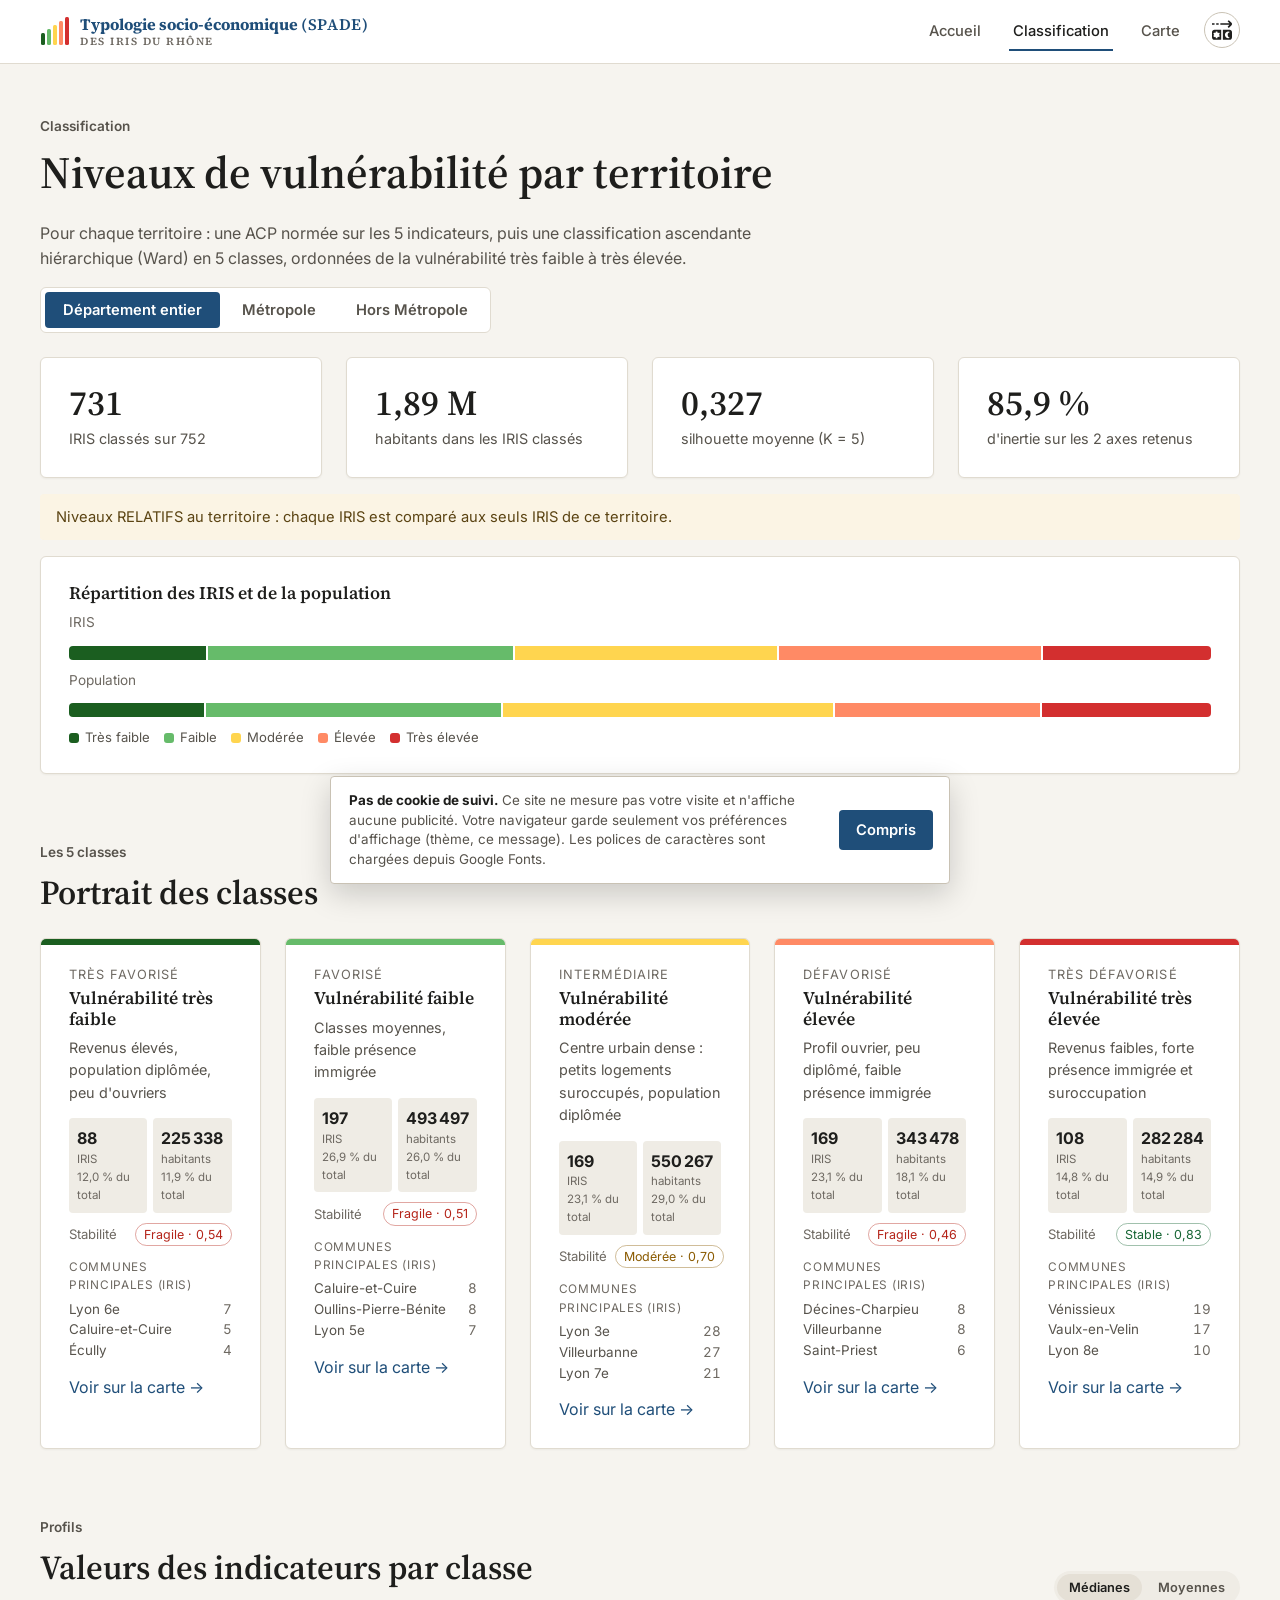
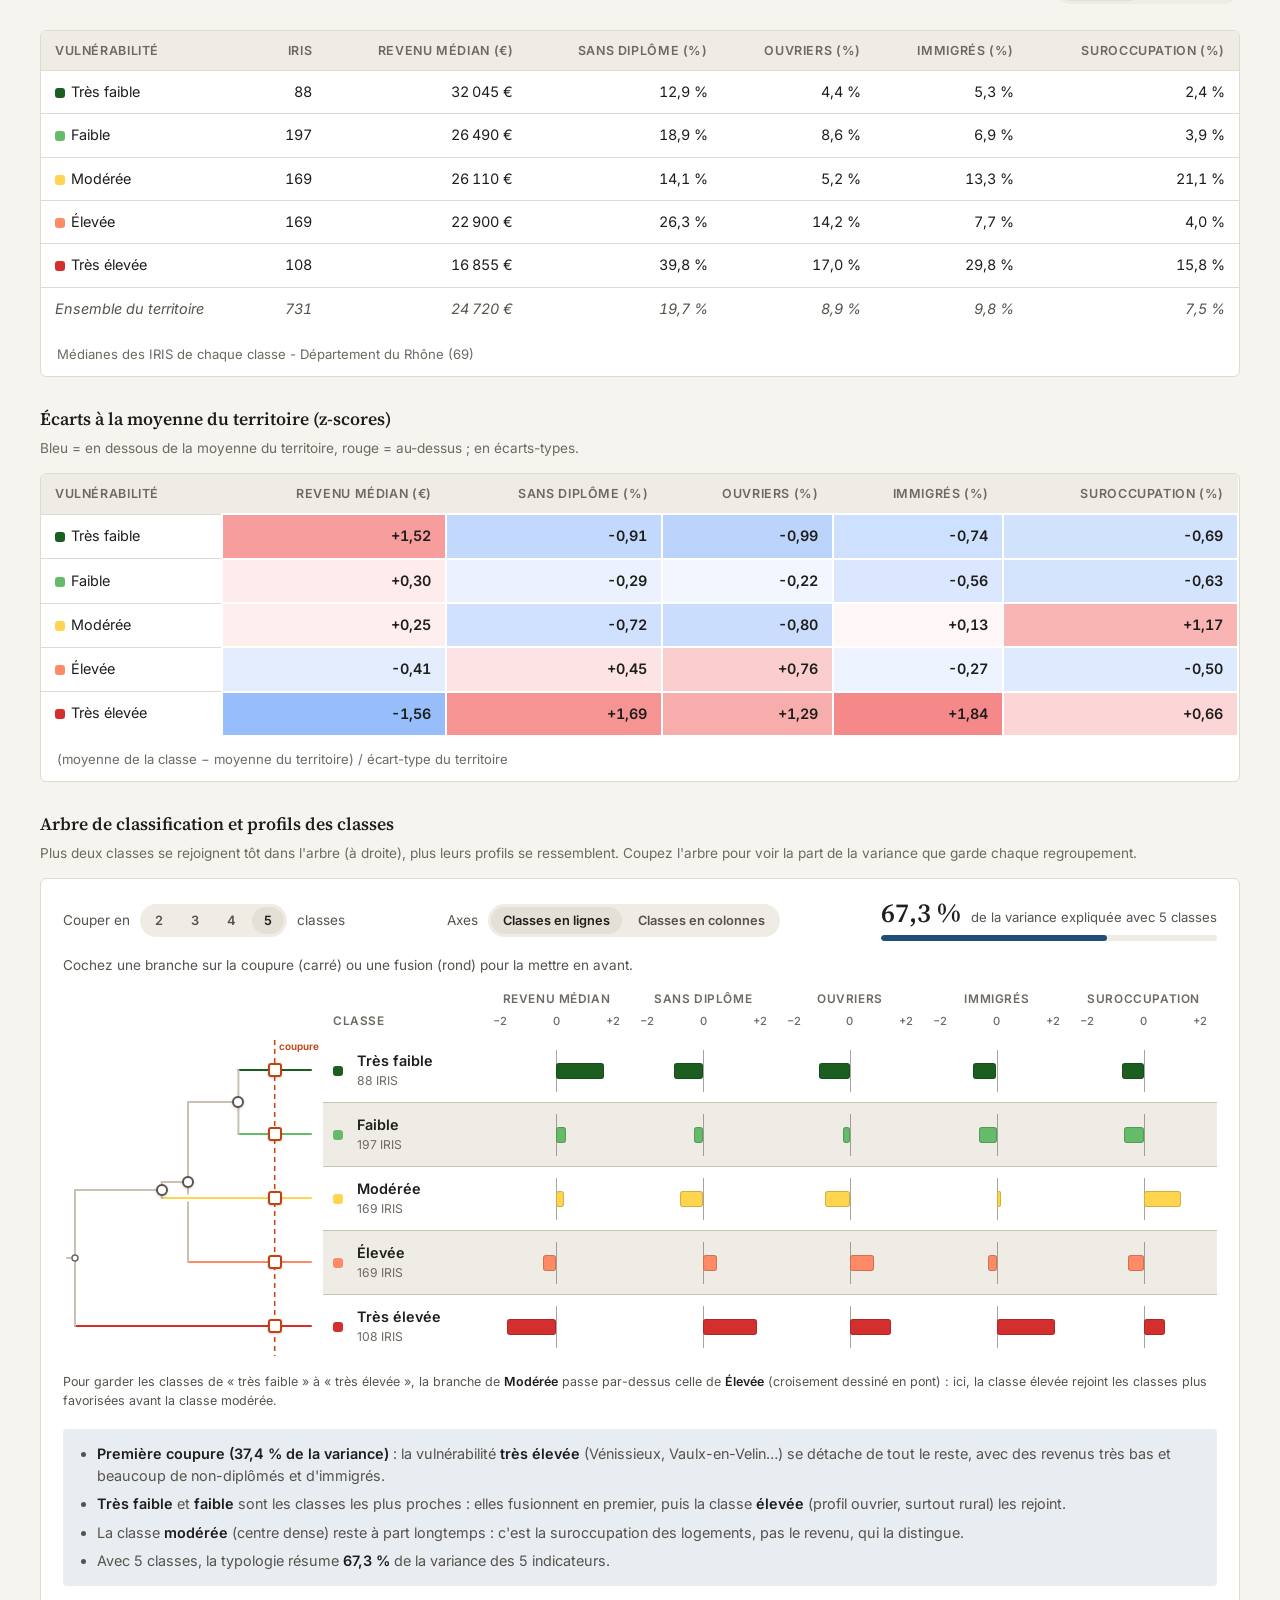
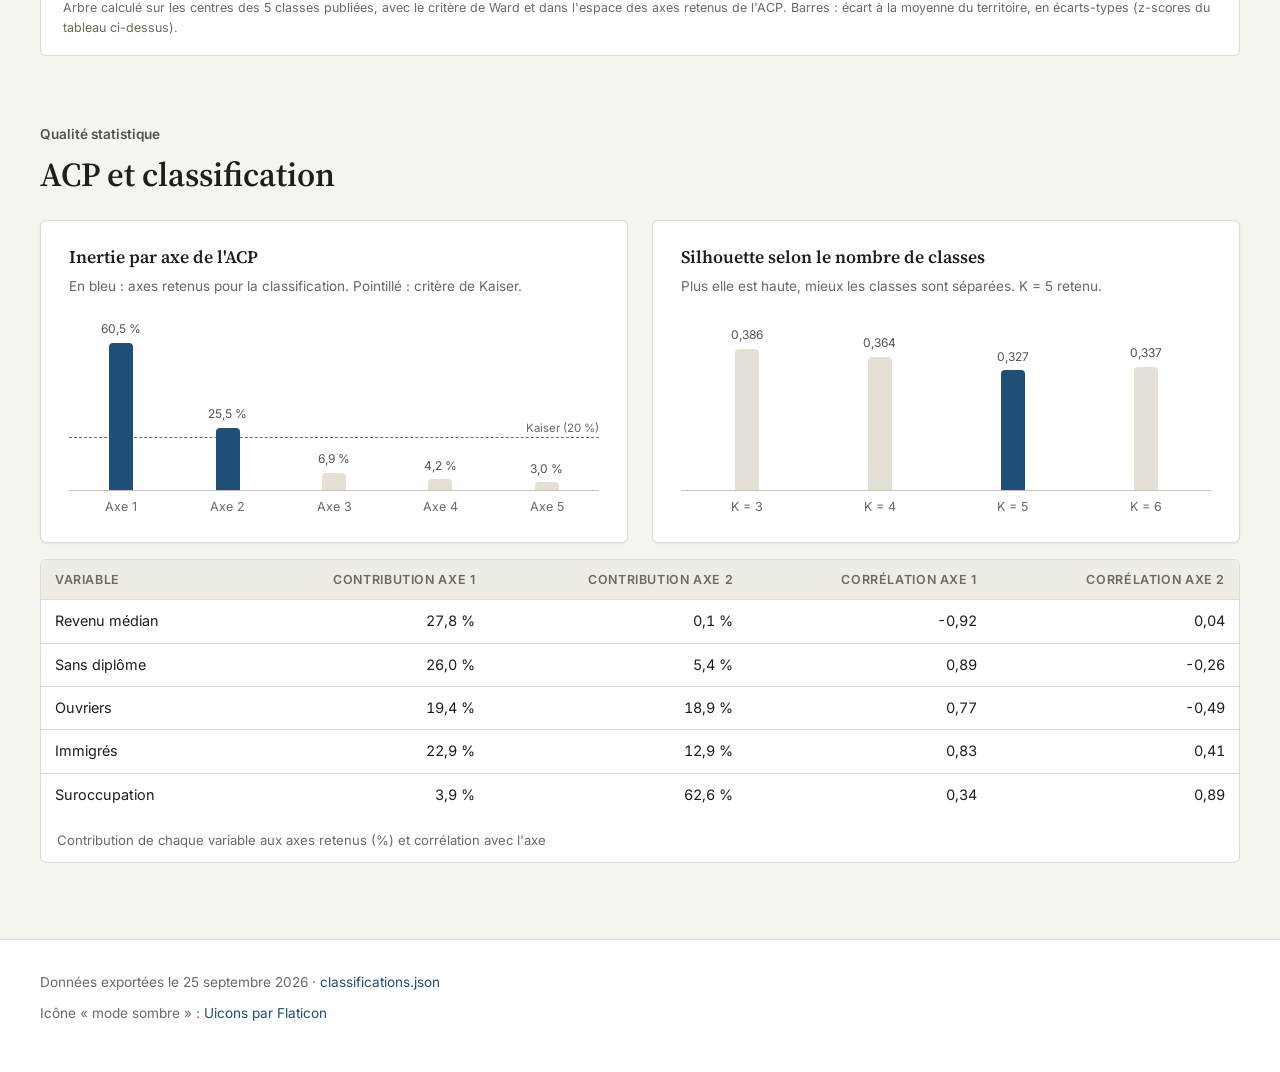
<file: classification.html>
<!DOCTYPE html>
<html lang="fr">
<head>
  <meta charset="UTF-8">
  <meta name="viewport" content="width=device-width, initial-scale=1">
  <link rel="icon" href="favicon.svg" type="image/svg+xml">
  <link rel="icon" href="favicon.ico" sizes="any">
  <link rel="apple-touch-icon" href="image/apple-touch-icon.png">
  <title>Classification - Typologie socio-économique des IRIS du Rhône</title>
  <meta name="description" content="Méthode et résultats de la classification (ACP + CAH) des IRIS du Rhône selon leur vulnérabilité socio-économique : profils des classes et indicateurs.">
  <link rel="canonical" href="https://vulnerabilite-rhone.erwangeo.com/classification.html">
  <meta property="og:type" content="website">
  <meta property="og:locale" content="fr_FR">
  <meta property="og:title" content="Classification - Typologie socio-économique des IRIS du Rhône">
  <meta property="og:description" content="Méthode et résultats de la classification (ACP + CAH) des IRIS du Rhône selon leur vulnérabilité socio-économique : profils des classes et indicateurs.">
  <meta property="og:url" content="https://vulnerabilite-rhone.erwangeo.com/classification.html">
  <meta property="og:image" content="https://vulnerabilite-rhone.erwangeo.com/image/fond_heros_lyon.jpg">
  <link rel="preconnect" href="https://fonts.googleapis.com">
  <link rel="preconnect" href="https://fonts.gstatic.com" crossorigin>
  <link href="https://fonts.googleapis.com/css2?family=Inter:wght@400;500;600;700&family=Plus+Jakarta+Sans:wght@600;700;800&family=Source+Serif+4:opsz,wght@8..60,400;8..60,600;8..60,700&display=swap" rel="stylesheet">
  <script>
    // Thème : choix mémorisé, sinon réglage de l'ordinateur ; posé avant le CSS pour éviter un flash
    (function () {
      var t = null;
      try { t = localStorage.getItem("theme"); } catch (e) {}
      if (t !== "clair" && t !== "sombre") t = window.matchMedia("(prefers-color-scheme: dark)").matches ? "sombre" : "clair";
      document.documentElement.setAttribute("data-theme", t);
    })();
  </script>
  <link rel="stylesheet" href="css/style.css">
  <link rel="stylesheet" href="css/clair.css">
</head>
<body data-page="classification" class="theme-clair">

  <header class="entete">
    <div class="conteneur">
      <a class="logo" href="index.html" aria-label="Accueil">
        <svg width="30" height="30" viewBox="0 0 30 30" aria-hidden="true">
          <rect x="1"  y="17" width="4" height="12" rx="1.5" fill="#1B5E20"/>
          <rect x="7"  y="13" width="4" height="16" rx="1.5" fill="#66BB6A"/>
          <rect x="13" y="9"  width="4" height="20" rx="1.5" fill="#FFD54F"/>
          <rect x="19" y="5"  width="4" height="24" rx="1.5" fill="#FF8A65"/>
          <rect x="25" y="1"  width="4" height="28" rx="1.5" fill="#D32F2F"/>
        </svg>
        <span>Typologie socio-économique <span class="logo-projet" title="Nom du projet">(SPADE)</span><small>des IRIS du Rhône</small></span>
      </a>
      <nav class="nav" aria-label="Navigation principale">
        <a href="index.html" data-page="accueil">Accueil</a>
        <a href="classification.html" data-page="classification">Classification</a>
        <a href="carte.html" data-page="carte">Carte</a>
      </nav>
    </div>
  </header>

  <main>
    <section class="bloc" style="padding-bottom: 24px;">
      <div class="conteneur">
        <div class="surtitre">Classification</div>
        <h1 style="font-size: clamp(1.9rem, 4vw, 2.8rem);">Niveaux de vulnérabilité par territoire</h1>
        <p class="discret" style="max-width: 760px;">
          Pour chaque territoire : une ACP normée sur les 5 indicateurs, puis une classification
          ascendante hiérarchique (Ward) en 5 classes, ordonnées de la vulnérabilité très faible
          à très élevée.
        </p>
        <div class="onglets" role="tablist" id="onglets" aria-label="Territoire"></div>
      </div>
    </section>

    <!-- Synthèse -->
    <section class="bloc" style="padding-top: 0;">
      <div class="conteneur">
        <div class="grille g4" id="kpi"></div>
        <p class="avertissement" id="avertissement" style="margin-top: 16px;"></p>

        <div class="carte-info" style="margin-top: 16px;">
          <h3>Répartition des IRIS et de la population</h3>
          <p class="tres-discret" style="margin:0">IRIS</p>
          <div id="barre-iris"></div>
          <p class="tres-discret" style="margin:8px 0 0">Population</p>
          <div id="barre-pop"></div>
          <div id="legende-rep"></div>
        </div>
      </div>
    </section>

    <!-- Classes -->
    <section class="bloc" style="padding-top: 16px;">
      <div class="conteneur">
        <header>
          <div class="surtitre">Les 5 classes</div>
          <h2>Portrait des classes</h2>
        </header>
        <div class="grille g5" id="classes"></div>
      </div>
    </section>

    <!-- Profils -->
    <section class="bloc" style="padding-top: 16px;">
      <div class="conteneur">
        <header style="display:flex; align-items:end; justify-content:space-between; gap:16px; flex-wrap:wrap;">
          <div>
            <div class="surtitre">Profils</div>
            <h2>Valeurs des indicateurs par classe</h2>
          </div>
          <div class="commutateur" id="commutateur-stat" role="group" aria-label="Statistique">
            <button type="button" data-stat="medianes" aria-pressed="true">Médianes</button>
            <button type="button" data-stat="moyennes" aria-pressed="false">Moyennes</button>
          </div>
        </header>
        <div class="tableau-conteneur"><table class="donnees" id="table-profils"></table></div>

        <h3 style="margin-top: 32px;">Écarts à la moyenne du territoire (z-scores)</h3>
        <p class="tres-discret">Bleu = en dessous de la moyenne du territoire, rouge = au-dessus ; en écarts-types.</p>
        <div class="tableau-conteneur"><table class="donnees" id="table-z"></table></div>

        <!-- Arbre de Ward des 5 classes + profil de chaque classe (données : data/arbres.json) -->
        <div id="bloc-arbre" hidden>
          <h3 style="margin-top: 32px;">Arbre de classification et profils des classes</h3>
          <p class="tres-discret">Plus deux classes se rejoignent tôt dans l'arbre (<span id="arbre-sens-texte">à droite</span>), plus leurs profils se ressemblent.
            Coupez l'arbre pour voir la part de la variance que garde chaque regroupement.</p>
          <div class="arbre-carte">
            <div class="arbre-barre">
              <div>
                <span class="arbre-etiquette">Couper en</span>
                <div class="commutateur" id="arbre-k" role="group" aria-label="Nombre de classes">
                  <button type="button" data-k="2" aria-pressed="false">2</button>
                  <button type="button" data-k="3" aria-pressed="false">3</button>
                  <button type="button" data-k="4" aria-pressed="false">4</button>
                  <button type="button" data-k="5" aria-pressed="true">5</button>
                </div>
                <span class="arbre-etiquette">classes</span>
              </div>
              <div>
                <span class="arbre-etiquette">Axes</span>
                <div class="commutateur" id="arbre-sens" role="group" aria-label="Orientation de l'arbre">
                  <button type="button" data-sens="horizontal" aria-pressed="true">Classes en lignes</button>
                  <button type="button" data-sens="vertical" aria-pressed="false">Classes en colonnes</button>
                </div>
              </div>
              <div class="arbre-variance" id="arbre-variance"></div>
            </div>
            <!-- Cases « Mettre en avant » : une par regroupement sous la coupure ; les autres classes s'estompent -->
            <div class="arbre-focus" id="arbre-focus" role="group" aria-label="Mettre en avant un regroupement"></div>
            <div class="arbre-defilement">
              <div class="arbre-grille" id="arbre-grille"></div>
            </div>
            <p class="arbre-note arbre-ordre" id="arbre-ordre" hidden></p>
            <div class="arbre-lecture" id="arbre-lecture"></div>
            <p class="arbre-note">Arbre calculé sur les centres des 5 classes publiées, avec le critère de Ward et dans l'espace
              des axes retenus de l'ACP. Barres : écart à la moyenne du territoire, en écarts-types (z-scores du tableau ci-dessus).</p>
          </div>
        </div>
      </div>
    </section>

    <!-- Croisement -->
    <section class="bloc" style="padding-top: 16px;" id="bloc-croisement">
      <div class="conteneur">
        <header>
          <div class="surtitre">Changement d'échelle</div>
          <h2>Même IRIS, deux classifications</h2>
          <p id="croisement-intro"></p>
        </header>
        <div class="tableau-conteneur"><table class="donnees" id="table-croisement"></table></div>
      </div>
    </section>

    <!-- Qualité statistique -->
    <section class="bloc" style="padding-top: 16px;">
      <div class="conteneur">
        <header>
          <div class="surtitre">Qualité statistique</div>
          <h2>ACP et classification</h2>
        </header>
        <div class="grille g3">
          <div class="carte-info">
            <h3>Inertie par axe de l'ACP</h3>
            <p class="tres-discret">En bleu : axes retenus pour la classification. Pointillé : critère de Kaiser.</p>
            <div id="histo-acp"></div>
          </div>
          <div class="carte-info">
            <h3>Silhouette selon le nombre de classes</h3>
            <p class="tres-discret">Plus elle est haute, mieux les classes sont séparées. K = 5 retenu.</p>
            <div id="histo-k"></div>
          </div>
        </div>
        <div class="tableau-conteneur" style="margin-top: 16px;"><table class="donnees" id="table-acp"></table></div>
      </div>
    </section>
  </main>

  <footer class="pied">
    <div class="conteneur">
      <div>Données exportées le <span data-date-export>–</span> · <a href="data/classifications.json">classifications.json</a></div>
      <div>Icône « mode sombre » : <a href="https://www.flaticon.com/uicons" rel="noopener">Uicons par Flaticon</a></div>
    </div>
  </footer>

  <script src="js/commun.js"></script>
  <script src="js/classification.js"></script>
</body>
</html>
</file>
<file: css/style.css>
/* =============================================================================
   Observatoire de la vulnérabilité socio-économique - Rhône (69)
   Feuille de style commune aux 3 pages (accueil, classification, carte).
   Pour changer l'apparence : modifier d'abord les variables ci-dessous.
   ============================================================================= */

:root {
  /* Surfaces (du plus sombre au plus clair) */
  --fond:        #0A0F1C;
  --surface:     #0F1729;
  --surface-2:   #152038;
  --surface-3:   #1C2A47;
  --bordure:     rgba(148, 163, 184, 0.16);
  --bordure-2:   rgba(148, 163, 184, 0.28);

  /* Texte */
  --texte:       #E6EAF2;
  --texte-2:     #A3AFC2;
  --texte-3:     #6F7D95;

  /* Accent */
  --accent:      #3B82F6;
  --accent-fort: #2563EB;
  --accent-doux: rgba(59, 130, 246, 0.14);
  --alerte:      #F59E0B;

  /* Divergent (z-scores) : bleu = sous la moyenne, rouge = au-dessus */
  --div-bas:     59, 130, 246;
  --div-haut:    239, 68, 68;

  /* Typographie */
  --police:        "Inter", system-ui, -apple-system, "Segoe UI", Roboto, sans-serif;
  --police-titres: "Plus Jakarta Sans", "Inter", system-ui, sans-serif;

  --rayon:    14px;
  --rayon-s:  8px;
  --largeur:  1180px;
  --hauteur-entete: 64px;
}

* { box-sizing: border-box; }
html { scroll-behavior: smooth; }
body {
  margin: 0;
  background: var(--fond);
  color: var(--texte);
  font-family: var(--police);
  font-size: 15px;
  line-height: 1.55;
  -webkit-font-smoothing: antialiased;
}
a { color: var(--accent); text-decoration: none; }
a:hover { text-decoration: underline; }
h1, h2, h3, h4 { font-family: var(--police-titres); line-height: 1.15; margin: 0 0 .5em; letter-spacing: -0.01em; }
h2 { font-size: clamp(1.5rem, 2.6vw, 2rem); }
h3 { font-size: 1.1rem; }
p  { margin: 0 0 1em; }
.num { font-variant-numeric: tabular-nums; }
.conteneur { width: min(var(--largeur), 100% - 32px); margin-inline: auto; }
.discret { color: var(--texte-2); }
.tres-discret { color: var(--texte-3); font-size: .85rem; }

/* ---------- En-tête / navigation ---------- */
.entete {
  position: sticky; top: 0; z-index: 1000;
  height: var(--hauteur-entete);
  background: rgba(10, 15, 28, 0.97);
  border-bottom: 1px solid var(--bordure);
}
.entete .conteneur { height: 100%; display: flex; align-items: center; gap: 28px; }
.logo { display: flex; align-items: center; gap: 10px; color: var(--texte); font-weight: 700; }
.logo:hover { text-decoration: none; }
.logo svg { flex: none; }
.logo small { display: block; font-size: .68rem; letter-spacing: .14em; color: var(--accent); font-weight: 600; text-transform: uppercase; }
.logo span { font-family: var(--police-titres); line-height: 1.1; }
.nav { display: flex; gap: 6px; margin-left: auto; }
.nav a {
  color: var(--texte-2); padding: 8px 14px; border-radius: 999px; font-weight: 500; font-size: .92rem;
}
.nav a:hover { color: var(--texte); background: var(--surface-2); text-decoration: none; }
.nav a.actif { color: #fff; background: var(--accent-fort); }

/* ---------- Boutons ---------- */
.bouton {
  display: inline-flex; align-items: center; gap: 8px;
  padding: 11px 20px; border-radius: 999px; border: 1px solid transparent;
  font: 600 .95rem var(--police); cursor: pointer; color: #fff; background: var(--accent-fort);
  transition: background .15s, border-color .15s;
}
.bouton:hover { background: var(--accent); text-decoration: none; }
.bouton.secondaire { background: transparent; border-color: var(--bordure-2); color: var(--texte); }
.bouton.secondaire:hover { background: var(--surface-2); }

/* ---------- Recherche ---------- */
.recherche { position: relative; text-align: left; }
.recherche .champ {
  display: flex; align-items: center; gap: 10px;
  background: var(--surface); border: 1px solid var(--bordure-2); border-radius: 999px;
  padding: 6px 6px 6px 18px;
}
.recherche .champ:focus-within { border-color: var(--accent); box-shadow: 0 0 0 4px var(--accent-doux); }
.recherche input {
  flex: 1; min-width: 0; background: none; border: 0; outline: 0;
  color: var(--texte); font: 1rem var(--police); padding: 10px 0;
}
.recherche input::placeholder { color: var(--texte-3); }
.resultats {
  position: absolute; left: 0; right: 0; top: calc(100% + 6px); z-index: 1200;
  background: var(--surface-2); border: 1px solid var(--bordure-2); border-radius: var(--rayon-s);
  list-style: none; margin: 0; padding: 6px; max-height: 340px; overflow-y: auto;
  box-shadow: 0 18px 40px rgba(0, 0, 0, .45);
}
.resultats[hidden] { display: none; }
.resultats li {
  display: flex; align-items: center; gap: 10px; padding: 8px 10px; border-radius: 6px; cursor: pointer;
}
.resultats li[aria-selected="true"], .resultats li:hover { background: var(--surface-3); }
.resultats .type { font-size: .72rem; color: var(--texte-3); margin-left: auto; white-space: nowrap; }
.resultats .vide { color: var(--texte-3); cursor: default; }

/* ---------- Sections et cartes ---------- */
section.bloc { padding: 56px 0; }
section.bloc > .conteneur > header { margin-bottom: 26px; }
section.bloc > .conteneur > header p { color: var(--texte-2); max-width: 760px; }
.surtitre { color: var(--accent); font-size: .78rem; font-weight: 700; letter-spacing: .14em; text-transform: uppercase; margin-bottom: 8px; }

.grille { display: grid; gap: 16px; }
.grille.g4 { grid-template-columns: repeat(auto-fit, minmax(220px, 1fr)); }
.grille.g3 { grid-template-columns: repeat(auto-fit, minmax(300px, 1fr)); }
.grille.g5 { grid-template-columns: repeat(auto-fit, minmax(200px, 1fr)); }

.carte-info {
  background: var(--surface); border: 1px solid var(--bordure); border-radius: var(--rayon);
  padding: 22px;
}
.carte-info.accent { border-color: rgba(34, 197, 94, .35); background: linear-gradient(180deg, rgba(34, 197, 94, .08), var(--surface)); }

/* Tuiles de chiffres clés */
.tuile .valeur { font-family: var(--police-titres); font-size: 2.2rem; font-weight: 800; line-height: 1.1; }
.tuile .libelle { color: var(--texte-2); font-size: .9rem; margin-top: 6px; }

/* ---------- Barre de répartition empilée ---------- */
.repartition { display: flex; gap: 2px; height: 14px; border-radius: 4px; overflow: hidden; margin: 12px 0 10px; }
.repartition span { display: block; height: 100%; min-width: 2px; }
.legende-niveaux { display: flex; flex-wrap: wrap; gap: 4px 14px; font-size: .82rem; color: var(--texte-2); }
.legende-niveaux i, .pastille-couleur {
  display: inline-block; width: 10px; height: 10px; border-radius: 3px; margin-right: 6px; vertical-align: -1px;
}

/* Badge de niveau */
.badge {
  display: inline-block; padding: 2px 10px; border-radius: 999px; font-size: .8rem; font-weight: 600;
  white-space: nowrap;
}

/* Étapes de méthode */
.etapes { counter-reset: etape; list-style: none; padding: 0; margin: 0; display: grid; gap: 10px; }
.etapes li {
  counter-increment: etape; position: relative; padding: 14px 16px 14px 56px;
  background: var(--surface); border: 1px solid var(--bordure); border-radius: var(--rayon-s);
}
.etapes li::before {
  content: counter(etape); position: absolute; left: 14px; top: 12px;
  width: 28px; height: 28px; border-radius: 50%; display: grid; place-items: center;
  background: var(--accent-doux); color: #BFD6FF; font-weight: 700; font-size: .85rem;
}
.avertissement {
  background: rgba(245, 158, 11, .1);
  padding: 12px 16px; border-radius: var(--rayon-s); color: #FDE7B0; font-size: .92rem;
}

/* ---------- Onglets (classification) ---------- */
.onglets { display: inline-flex; gap: 4px; padding: 4px; background: var(--surface); border: 1px solid var(--bordure); border-radius: 999px; flex-wrap: wrap; }
.onglets button {
  border: 0; background: none; color: var(--texte-2); font: 600 .92rem var(--police);
  padding: 9px 18px; border-radius: 999px; cursor: pointer;
}
.onglets button:hover { color: var(--texte); }
.onglets button[aria-selected="true"] { background: var(--accent-fort); color: #fff; }

/* Cartes de classes */
.classe { position: relative; overflow: hidden; padding-top: 26px; }
.classe::before { content: ""; position: absolute; left: 0; right: 0; top: 0; height: 6px; background: var(--couleur-classe); }
.classe .profil { color: var(--texte-3); font-size: .8rem; text-transform: uppercase; letter-spacing: .08em; }
.classe h3 { margin: 4px 0 8px; }
.classe .nom { color: var(--texte-2); font-size: .9rem; min-height: 3em; }
.classe .mini-stats { display: grid; grid-template-columns: minmax(0, 1fr) minmax(0, 1fr); gap: 6px; margin-top: 12px; }
.classe .mini-stats div { background: var(--surface-2); border-radius: var(--rayon-s); padding: 8px; min-width: 0; }
.classe .mini-stats strong { display: block; font-size: 1rem; white-space: nowrap; }
.classe .mini-stats span { display: block; font-size: .72rem; color: var(--texte-3); }
.classe .titre-communes { margin: 12px 0 0; font-size: .74rem; color: var(--texte-3); text-transform: uppercase; letter-spacing: .06em; }
.classe .bloc-stabilite { display: flex; justify-content: space-between; align-items: center; gap: 8px; margin-top: 10px; font-size: .82rem; color: var(--texte-3); }
.classe .communes { margin: 10px 0 0; padding: 0; list-style: none; font-size: .84rem; color: var(--texte-2); }
.classe .communes li { display: flex; justify-content: space-between; gap: 8px; }
.classe .communes li span:last-child { color: var(--texte-3); font-variant-numeric: tabular-nums; }
.stabilite { font-size: .78rem; padding: 1px 8px; border-radius: 999px; border: 1px solid var(--bordure-2); white-space: nowrap; }
.stabilite.Stable { color: #86EFAC; border-color: rgba(134, 239, 172, .4); }
.stabilite.Modérée { color: #FDE68A; border-color: rgba(253, 230, 138, .4); }
.stabilite.Fragile { color: #FCA5A5; border-color: rgba(252, 165, 165, .4); }

/* ---------- Tableaux ---------- */
.tableau-conteneur { overflow-x: auto; border: 1px solid var(--bordure); border-radius: var(--rayon); background: var(--surface); }
table.donnees { width: 100%; border-collapse: collapse; font-size: .9rem; }
table.donnees caption { text-align: left; padding: 14px 16px 0; color: var(--texte-3); font-size: .82rem; caption-side: bottom; padding-bottom: 12px; }
table.donnees th, table.donnees td { padding: 10px 14px; border-bottom: 1px solid var(--bordure); text-align: right; white-space: nowrap; }
table.donnees th:first-child, table.donnees td:first-child { text-align: left; }
table.donnees thead th { color: var(--texte-3); font-weight: 600; font-size: .78rem; text-transform: uppercase; letter-spacing: .05em; }
table.donnees tbody tr:last-child td { border-bottom: 0; }
table.donnees tr.ensemble td { color: var(--texte-2); font-style: italic; }
table.donnees td { font-variant-numeric: tabular-nums; }
td.cellule-z { font-weight: 600; cursor: default; }
td.cellule-z, td.cellule-croisement { border: 2px solid var(--surface); }
td.diagonale { outline: 2px solid rgba(255, 255, 255, .55); outline-offset: -3px; }

.commutateur { display: inline-flex; gap: 4px; padding: 3px; background: var(--surface-2); border-radius: 999px; }
.commutateur button { border: 0; background: none; color: var(--texte-2); font: 600 .8rem var(--police); padding: 6px 12px; border-radius: 999px; cursor: pointer; }
.commutateur button[aria-pressed="true"] { background: var(--surface-3); color: var(--texte); }

/* Barres verticales simples (valeurs propres, silhouettes) */
.histo { display: flex; align-items: flex-end; gap: 14px; height: 180px; padding: 10px 6px 0; border-bottom: 1px solid var(--bordure-2); position: relative; }
.histo .barre { flex: none; width: 24px; margin: 0 auto; background: var(--accent); border-radius: 4px 4px 0 0; position: relative; }
.histo .barre.retenu { background: var(--accent); }
.histo .barre.non-retenu { background: var(--surface-3); }
.histo .colonne { flex: 1; display: flex; flex-direction: column; align-items: center; justify-content: flex-end; height: 100%; }
.histo .valeur-barre { font-size: .75rem; color: var(--texte-2); margin-bottom: 4px; }
.histo-etiquettes { display: flex; gap: 14px; padding: 6px 6px 0; }
.histo-etiquettes span { flex: 1; text-align: center; font-size: .78rem; color: var(--texte-3); }
.seuil { position: absolute; left: 0; right: 0; border-top: 1px dashed var(--texte-3); }
.seuil span { position: absolute; right: 0; top: -18px; font-size: .72rem; color: var(--texte-3); }

/* ---------- Infobulle ---------- */
.infobulle {
  position: fixed; z-index: 3000; pointer-events: none;
  background: #0B1222; border: 1px solid var(--bordure-2); border-radius: 8px;
  padding: 8px 10px; font-size: .82rem; color: var(--texte); max-width: 280px;
  box-shadow: 0 10px 30px rgba(0, 0, 0, .5);
}
.infobulle[hidden] { display: none; }

/* ---------- Pied de page ---------- */
.pied { border-top: 1px solid var(--bordure); padding: 32px 0 48px; color: var(--texte-3); font-size: .85rem; margin-top: 40px; }
.pied a { color: var(--texte-2); }
.pied .conteneur { display: grid; gap: 10px; }

/* Bandeau d'erreur (fichier ouvert sans serveur) */
.bandeau-erreur {
  background: #3B0D0D; color: #FECACA; border-bottom: 1px solid #7F1D1D;
  padding: 14px 16px; font-size: .92rem; text-align: center;
}
.bandeau-erreur code { background: rgba(0, 0, 0, .3); padding: 1px 6px; border-radius: 4px; }

/* =============================================================================
   PAGE CARTE
   ============================================================================= */
body.page-carte { height: 100vh; overflow: hidden; display: flex; flex-direction: column; }
.carte-mise-en-page { flex: 1; display: grid; grid-template-columns: 360px 1fr; min-height: 0; }
.panneau {
  background: var(--surface); border-right: 1px solid var(--bordure);
  overflow-y: auto; padding: 18px 18px 28px; display: flex; flex-direction: column; gap: 18px;
}
.panneau h2 { font-size: .78rem; text-transform: uppercase; letter-spacing: .12em; color: var(--texte-3); margin: 0 0 10px; font-family: var(--police); }
.panneau .groupe { border-bottom: 1px solid var(--bordure); padding-bottom: 16px; }
.panneau .groupe:last-child { border-bottom: 0; }
#carte { height: 100%; width: 100%; background: #0B1120; }

.choix-territoire { display: grid; gap: 6px; }
.choix-territoire button {
  display: flex; justify-content: space-between; align-items: center; gap: 8px;
  width: 100%; text-align: left; padding: 10px 12px; border-radius: var(--rayon-s);
  background: var(--surface-2); border: 1px solid var(--bordure); color: var(--texte);
  font: 500 .92rem var(--police); cursor: pointer;
}
.choix-territoire button:hover { border-color: var(--bordure-2); }
.choix-territoire button[aria-pressed="true"] { border-color: var(--accent); background: var(--accent-doux); }
.choix-territoire .nb { color: var(--texte-3); font-size: .8rem; }

.legende-carte { display: grid; gap: 2px; }
.legende-carte label {
  display: flex; align-items: center; gap: 10px; padding: 6px 8px; border-radius: 6px; cursor: pointer; font-size: .9rem;
}
.legende-carte label:hover { background: var(--surface-2); }
.legende-carte input { accent-color: var(--accent); }
.legende-carte .pastille-couleur { width: 16px; height: 12px; margin: 0; }
.legende-carte .nb { margin-left: auto; color: var(--texte-3); font-size: .82rem; font-variant-numeric: tabular-nums; }
.legende-carte label.vide { opacity: .45; }

/* Actions de prévention : cercles proportionnels par IRIS, lieux, top des IRIS */
/* Bulles : disque « verre » cerclé de blanc, chiffre au centre (aucun autre symbole ponctuel sur la carte) */
.bulle-action span {
  display: flex; align-items: center; justify-content: center; width: 100%; height: 100%; box-sizing: border-box;
  border-radius: 50%; border: 1.5px solid rgba(255, 255, 255, .92);
  background: rgba(15, 23, 42, .66);
  box-shadow: 0 0 0 3px rgba(255, 255, 255, .10), 0 3px 10px rgba(0, 0, 0, .45);
  color: #fff; font: 700 11px/1 var(--police); font-variant-numeric: tabular-nums; text-shadow: 0 1px 2px rgba(0, 0, 0, .6);
  transition: transform .15s ease, box-shadow .15s ease; animation: bulle-apparition .35s ease-out both;
}
.bulle-action:hover span { transform: scale(1.12); box-shadow: 0 0 0 4px rgba(255, 255, 255, .22), 0 4px 14px rgba(0, 0, 0, .5); }
@keyframes bulle-apparition { from { transform: scale(0); opacity: 0; } }
@media (prefers-reduced-motion: reduce) { .bulle-action span { animation: none; transition: none; } }
.bulle-exemple {
  display: inline-block; width: 18px; height: 18px; margin: 0 3px; border-radius: 50%; vertical-align: -4px;
  border: 1.5px solid #fff; background: radial-gradient(circle at 35% 30%, rgba(255, 255, 255, .45), rgba(15, 23, 42, .7) 62%);
}
.etiquette-iris .pastille { display: inline-block; width: 8px; height: 8px; border-radius: 50%; margin-right: 6px; }

#bloc-actions[hidden], .legende-bulles[hidden], .aide-actions[hidden] { display: none; }
.legende-bulles { display: flex; align-items: center; gap: 10px; padding: 4px 0 6px 26px; font-size: .78rem; color: var(--texte-2); }
.legende-bulles small { display: block; color: var(--texte-3); font-size: .72rem; }
.legende-bulles circle { fill: rgba(255, 255, 255, .07); stroke: #fff; stroke-opacity: .85; stroke-width: 1.3; }
.legende-bulles polyline { fill: none; stroke: var(--texte-3); stroke-width: .8; stroke-dasharray: 2 2; }
.legende-bulles text { fill: var(--texte); font: 700 11px var(--police); }
.aide-actions { margin: 0 0 4px 26px; }
#actions-annee { margin-bottom: 8px; flex-wrap: wrap; }
.legende-types { display: flex; flex-wrap: wrap; gap: 4px 12px; font-size: .78rem; color: var(--texte-2); padding: 2px 0 6px 26px; }
.legende-types[hidden] { display: none; }
.legende-types i { display: inline-block; width: 9px; height: 9px; border-radius: 50%; margin-right: 5px; }
.top-actions-details { margin-top: 8px; }
.top-actions-details summary { cursor: pointer; font-size: .8rem; color: var(--texte-2); padding: 4px 0; list-style-position: inside; }
.top-actions-details summary small { display: block; color: var(--texte-3); margin: 2px 0 0 14px; font-size: .72rem; }
.top-actions-details[open] summary { margin-bottom: 6px; }
.top-actions { list-style: none; margin: 0; padding: 0; display: grid; gap: 4px; counter-reset: top; }
.top-actions button {
  counter-increment: top; display: flex; align-items: center; gap: 10px; width: 100%; text-align: left;
  padding: 7px 10px; border-radius: var(--rayon-s); border: 1px solid var(--bordure); background: var(--surface-2);
  color: var(--texte); font: .86rem var(--police); cursor: pointer;
}
.top-actions button::before { content: counter(top); color: var(--texte-3); font-weight: 700; width: 12px; }
.top-actions button:hover { border-color: var(--accent); }
.top-actions small { display: block; color: var(--texte-3); font-size: .74rem; }
.top-actions strong { margin-left: auto; font-variant-numeric: tabular-nums; }

/* Vue 3D (MapLibre) posée par-dessus la carte Leaflet */
/* au-dessus des contrôles Leaflet (z-index 1000), sous le bouton Réglages mobile (1150) */
#carte3d { position: absolute; inset: 0; z-index: 1050; background: #E9E5DE; }
#carte3d[hidden] { display: none; }
.legende-flottante.hors-leaflet { position: absolute; top: 14px; right: 14px; z-index: 1060; margin: 0; }
.popup-iris .maplibregl-popup-content {
  background: #0B1222; color: var(--texte); border: 1px solid var(--bordure-2); border-radius: 6px;
  padding: 8px 10px; font: .82rem var(--police); box-shadow: 0 6px 18px rgba(0, 0, 0, .4);
}
.popup-iris .maplibregl-popup-tip { display: none; }

/* Légende flottante sur la carte (en haut à droite) */
.legende-flottante {
  width: 310px; max-height: calc(100vh - var(--hauteur-entete) - 40px); overflow-y: auto;
  background: rgba(15, 23, 41, .95); color: var(--texte); border: 1px solid var(--bordure-2);
  border-radius: var(--rayon); box-shadow: 0 18px 40px rgba(0, 0, 0, .45);
  font: .85rem var(--police);
}
.legende-entete {
  display: flex; align-items: center; gap: 8px; width: 100%; padding: 14px 16px;
  background: none; border: 0; color: var(--texte); cursor: pointer;
  font: 700 .78rem var(--police); letter-spacing: .12em; text-transform: uppercase;
}
.legende-entete svg:first-child { color: var(--accent); }
.legende-entete .chevron { margin-left: auto; transition: transform .2s; color: var(--texte-2); }
.legende-flottante.repliee .chevron { transform: rotate(180deg); }
.legende-flottante.repliee .legende-corps { display: none; }
.legende-corps { padding: 0 16px 16px; }
.legende-sous-titre { color: var(--texte-3); font-size: .78rem; margin: 0 0 12px; }
.legende-bornes { display: flex; justify-content: space-between; font-size: .72rem; font-weight: 600; color: var(--texte-2); margin-bottom: 4px; }
.legende-degrade { height: 8px; border-radius: 4px; margin-bottom: 12px; }
.legende-lignes { display: grid; gap: 2px; padding-bottom: 10px; border-bottom: 1px solid var(--bordure); }
.legende-lignes label { display: flex; align-items: center; gap: 10px; padding: 6px 6px; border-radius: 6px; cursor: pointer; }
.legende-lignes label:hover { background: var(--surface-2); }
.legende-lignes label.vide { opacity: .45; }
.legende-lignes input { accent-color: var(--accent); margin: 0; }
.legende-lignes .rond { flex: none; width: 16px; height: 16px; border-radius: 50%; box-shadow: 0 0 0 2px rgba(255, 255, 255, .12); }
.legende-lignes .nb {
  margin-left: auto; white-space: nowrap; color: var(--texte-2); font-size: .76rem;
  font-family: ui-monospace, "Cascadia Mono", Consolas, monospace; font-variant-numeric: tabular-nums;
}
.legende-note { color: var(--texte-3); font-size: .74rem; margin: 8px 0 10px; }
.legende-resume { display: grid; grid-template-columns: auto 1fr; gap: 6px 12px; margin: 0 0 14px; padding-top: 10px; border-top: 1px solid var(--bordure); }
.legende-resume dt { color: var(--texte-2); }
.legende-resume dd { margin: 0; text-align: right; font-weight: 600; font-variant-numeric: tabular-nums; }
.legende-bouton {
  display: block; text-align: center; padding: 9px; border-radius: var(--rayon-s);
  border: 1px solid var(--bordure-2); color: var(--texte); font-weight: 600;
}
.legende-bouton:hover { background: var(--surface-2); text-decoration: none; }
.leaflet-top.leaflet-right .legende-flottante { margin: 14px 14px 0 0; }
/* Commentaire de lecture, propre à l'échelle choisie */
.legende-commentaire {
  margin-top: 14px; padding: 10px 12px; border-radius: var(--rayon-s);
  background: var(--accent-doux);
  font-size: .78rem; line-height: 1.45; color: var(--texte-2);
}
.legende-commentaire[hidden] { display: none; }
.legende-commentaire p { margin: 0 0 6px; }
.legende-commentaire .lien-methode { display: inline-block; margin-top: 2px; font-weight: 600; }
button.legende-bouton {
  display: flex; align-items: center; justify-content: center; gap: 6px; width: 100%;
  background: none; font: 600 .85rem var(--police); cursor: pointer;
}
button.legende-bouton .chevron { transition: transform .2s; color: var(--texte-2); }
button.legende-bouton[aria-expanded="true"] .chevron { transform: rotate(180deg); }
.legende-commentaire b { color: var(--texte); font-weight: 600; }

.options label { display: flex; align-items: center; gap: 10px; font-size: .9rem; padding: 4px 0; cursor: pointer; }
.options .trait { width: 26px; display: inline-block; border-top-width: 3px; }
select.selecteur {
  width: 100%; padding: 9px 10px; border-radius: var(--rayon-s); background: var(--surface-2);
  color: var(--texte); border: 1px solid var(--bordure); font: .9rem var(--police);
}

.fiche h3 { font-size: 1.05rem; margin-bottom: 2px; }
.fiche .lieu { color: var(--texte-3); font-size: .82rem; margin-bottom: 12px; }
.fiche .ligne-niveau { display: flex; justify-content: space-between; align-items: center; gap: 10px; padding: 6px 0; font-size: .88rem; }
.fiche .ligne-niveau span:first-child { color: var(--texte-2); }
.fiche .variable { padding: 8px 0; border-top: 1px solid var(--bordure); }
.fiche .variable .haut { display: flex; justify-content: space-between; font-size: .88rem; }
.fiche .variable .haut strong { font-variant-numeric: tabular-nums; }
.fiche .jauge { position: relative; height: 6px; background: var(--surface-3); border-radius: 3px; margin-top: 6px; }
.fiche .jauge .rempli { position: absolute; left: 0; top: 0; bottom: 0; background: var(--accent); border-radius: 3px; }
.fiche .jauge .mediane { position: absolute; top: -3px; bottom: -3px; width: 2px; background: var(--texte); }
.fiche .note { font-size: .78rem; color: var(--texte-3); margin-top: 4px; }

.bouton-panneau { display: none; }

/* Leaflet en thème sombre */
.leaflet-container { font-family: var(--police); }
.leaflet-tooltip.etiquette-iris {
  background: #0B1222; color: var(--texte); border: 1px solid var(--bordure-2); border-radius: 6px;
  box-shadow: 0 6px 18px rgba(0, 0, 0, .4); font-size: .82rem;
}
.leaflet-tooltip.etiquette-iris::before { display: none; }
.leaflet-bar a { background: var(--surface-2); color: var(--texte); border-color: var(--bordure) !important; }
.leaflet-bar a:hover { background: var(--surface-3); color: #fff; }
.leaflet-control-attribution { background: rgba(10, 15, 28, .75) !important; color: var(--texte-3) !important; }
.leaflet-control-attribution a { color: var(--texte-2) !important; }

/* ---------- Mobile ---------- */
@media (max-width: 860px) {
  .nav a { padding: 8px 10px; }
  .logo small { display: none; }
  .carte-mise-en-page { grid-template-columns: 1fr; position: relative; }
  .panneau {
    position: absolute; z-index: 1100; inset: 0 auto 0 0; width: min(360px, 88vw);
    transform: translateX(-100%); transition: transform .2s; box-shadow: 10px 0 30px rgba(0, 0, 0, .5);
  }
  .panneau.ouvert { transform: none; }
  .bouton-panneau {
    display: inline-flex; position: absolute; z-index: 1150; right: 12px; bottom: 32px;
  }
}
@media (max-width: 560px) {
  .entete .conteneur { gap: 8px; }
  .logo span { display: none; }                 /* seul le pictogramme reste */
  .nav { gap: 2px; }
  .nav a { padding: 7px 10px; font-size: .86rem; }
  .recherche .bouton { display: none; }         /* on choisit dans la liste */
  .recherche .champ { padding: 6px 18px; }
}

/* Pas de cadre de focus rectangulaire autour d'un IRIS cliqué (la sélection est déjà en blanc) */
.leaflet-interactive:focus { outline: none; }

/* Nom du projet à côté du titre, dans l'en-tête */
.logo-projet { font-weight: 600; letter-spacing: .04em; color: var(--accent); }

/* ---------- Classification : arbre de Ward des 5 classes + profils ---------- */
#bloc-arbre[hidden] { display: none; }
.arbre-carte { background: var(--surface); border: 1px solid var(--bordure); border-radius: var(--rayon); padding: 20px 22px 18px; }
.arbre-barre { display: flex; justify-content: space-between; align-items: center; gap: 14px 28px; flex-wrap: wrap; margin-bottom: 14px; }
.arbre-barre > div:not(.arbre-variance) { display: flex; align-items: center; gap: 10px; }
.arbre-etiquette { font-size: .85rem; color: var(--texte-2); }
.arbre-variance { display: grid; grid-template-columns: auto 1fr; align-items: baseline; gap: 2px 10px; min-width: 260px; }
.arbre-variance strong { font-family: var(--police-titres); font-size: 1.7rem; font-weight: 600; line-height: 1; font-variant-numeric: tabular-nums; }
.arbre-variance > span:not(.jauge) { font-size: .82rem; color: var(--texte-2); }
.arbre-variance .jauge { grid-column: 1 / -1; height: 6px; border-radius: 3px; background: var(--surface-2); overflow: hidden; margin-top: 6px; }
.arbre-variance .jauge i { display: block; height: 100%; background: var(--accent); border-radius: 3px; transition: width .4s ease; }
.arbre-defilement { overflow-x: auto; }
.arbre-grille {
  display: grid; grid-template-columns: 260px minmax(130px, 160px) repeat(5, minmax(96px, 1fr));
  grid-template-rows: auto repeat(5, 64px); min-width: 930px;
}
.arbre-col-arbre { grid-column: 1; }
.arbre-entete { grid-row: 1; padding: 0 10px 8px; font-size: .74rem; font-weight: 600; text-transform: uppercase; letter-spacing: .05em; color: var(--texte-3); align-self: end; }
.arbre-var { display: grid; gap: 4px; text-align: center; }
.graduation { display: flex; justify-content: space-between; font-weight: 500; text-transform: none; letter-spacing: 0; font-size: .7rem; font-style: normal; }
.graduation i { font-style: normal; }
.arbre-cellule { display: flex; align-items: center; padding: 0 10px; border-top: 1px solid transparent; }
.arbre-cellule.groupe-1 { background: var(--surface-2); }
.arbre-cellule.debut-groupe { border-top-color: var(--bordure-2); }
.arbre-classe { gap: 8px; font-weight: 600; font-size: .9rem; }
.arbre-classe small { display: block; font-weight: 400; font-size: .76rem; color: var(--texte-3); }
.axe-z { position: relative; width: 100%; height: 22px; }
.axe-z::before { content: ""; position: absolute; left: 50%; top: -10px; bottom: -10px; border-left: 1px solid var(--texte-3); opacity: .6; }
.barre-z {
  position: absolute; top: 3px; bottom: 3px; border-radius: 3px; box-shadow: inset 0 0 0 1px rgba(0, 0, 0, .18);
  animation: barre-z-pousse .5s ease-out both;
}
.barre-z[style*="left:50%"] { transform-origin: left; }
.barre-z[style*="right:50%"] { transform-origin: right; }
.barre-z.coupee { -webkit-mask-image: linear-gradient(90deg, #000 85%, transparent); mask-image: linear-gradient(90deg, #000 85%, transparent); }
.barre-z.coupee[style*="right:50%"] { -webkit-mask-image: linear-gradient(270deg, #000 85%, transparent); mask-image: linear-gradient(270deg, #000 85%, transparent); }
.valeur-coupee { position: absolute; top: -13px; font-size: .68rem; font-weight: 700; color: var(--texte); }
@keyframes barre-z-pousse { from { transform: scaleX(0); } }
.arbre-svg { display: block; overflow: visible; }
.arbre-svg .branche { fill: none; stroke: var(--bordure-2); stroke-width: 2; stroke-linecap: round; transition: stroke .3s; }
.arbre-svg .branche.sous-coupe { stroke: var(--texte); stroke-width: 2.4; }
.arbre-svg .noeud { fill: var(--surface); stroke: var(--texte-3); stroke-width: 1.5; }
.arbre-svg .coupure { stroke: #C2410C; stroke-width: 1.5; stroke-dasharray: 5 4; transition: all .4s ease; }
/* Classes en colonnes : arbre debout au-dessus, barres verticales (positif vers le haut) */
.arbre-grille.vertical {
  grid-template-columns: 150px repeat(5, minmax(100px, 1fr)); grid-template-rows: 180px auto repeat(5, 96px); min-width: 700px;
}
.arbre-v-arbre { grid-column: 2 / span 5; grid-row: 1; position: relative; }
.arbre-v-arbre .arbre-svg { width: 100%; height: 100%; }
.arbre-v-arbre .arbre-svg path, .arbre-v-arbre .arbre-svg line { vector-effect: non-scaling-stroke; }   /* SVG étiré : traits nets */
.coupure-etiquette { position: absolute; right: 2px; transform: translateY(-120%); font: 600 10px var(--police); color: #C2410C; }
.arbre-v-coin { grid-column: 1; grid-row: 2; align-self: center; }
.arbre-classe-v { grid-row: 2; flex-direction: column; justify-content: center; text-align: center; gap: 4px; padding: 10px 6px; }
.arbre-var-v { grid-column: 1; display: flex; justify-content: space-between; align-items: center; gap: 8px; align-self: stretch; }
.graduation-v { display: flex; flex-direction: column; justify-content: space-between; height: 80px; text-align: right;
  font-weight: 500; text-transform: none; letter-spacing: 0; font-size: .68rem; }
.graduation-v i { font-style: normal; line-height: 1; }
.arbre-grille.vertical .arbre-cellule { justify-content: center; border-top: 0; border-left: 1px solid transparent; }
.arbre-grille.vertical .debut-groupe-v { border-left-color: var(--bordure-2); }
.axe-z-v { width: 28px; height: 80px; margin: 0 auto; }
.axe-z-v::before { left: -40px; right: -40px; top: 50%; bottom: auto; border-left: 0; border-top: 1px solid var(--texte-3); }
.axe-z-v .barre-z { top: auto; bottom: auto; left: 2px; right: 2px; transform-origin: bottom center; animation-name: barre-z-monte; }
.axe-z-v .barre-z.negative { transform-origin: top center; }
.axe-z-v .barre-z.coupee { -webkit-mask-image: linear-gradient(0deg, #000 85%, transparent); mask-image: linear-gradient(0deg, #000 85%, transparent); }
.axe-z-v .barre-z.coupee.negative { -webkit-mask-image: linear-gradient(180deg, #000 85%, transparent); mask-image: linear-gradient(180deg, #000 85%, transparent); }
.axe-z-v .valeur-coupee { top: auto; left: calc(100% + 5px); white-space: nowrap; }   /* à côté du bout de la barre */
@keyframes barre-z-monte { from { transform: scaleY(0); } }
.arbre-svg .coupure-texte { fill: #C2410C; font: 600 10px var(--police); }
.arbre-lecture ul { margin: 18px 0 0; padding: 14px 18px 14px 34px; background: var(--accent-doux); border-radius: var(--rayon-s); display: grid; gap: 6px; font-size: .9rem; color: var(--texte-2); }
.arbre-lecture b { color: var(--texte); font-weight: 600; }
.arbre-note { margin: 12px 0 0; font-size: .78rem; color: var(--texte-3); }
@media (prefers-reduced-motion: reduce) { .barre-z { animation: none; } }

/* =============================================================================
   Finitions communes : survol, bouton de thème, bandeau cookies, chargement
   ============================================================================= */
/* Survol : la bande des 5 niveaux de vulnérabilité (segments nets, comme la légende) se déploie
   sous les boutons et les liens du menu ; les flèches « → » avancent. Rien ne s'estompe. */
:root {
  --bande-niveaux: linear-gradient(90deg, #1B5E20 0 20%, #66BB6A 20% 40%, #FFD54F 40% 60%, #FF8A65 60% 80%, #D32F2F 80% 100%);
}
.bouton, .nav a { position: relative; overflow: hidden; }
.bouton::after, .nav a::after {
  content: ""; position: absolute; left: 0; right: 0; bottom: 0; height: 3px; pointer-events: none;
  background: var(--bande-niveaux); transform: scaleX(0); transform-origin: left center;
  transition: transform .35s cubic-bezier(.2, .7, .2, 1);
}
.nav a::after { height: 2px; }
.bouton:hover::after, .bouton:focus-visible::after, .nav a:hover::after, .nav a:focus-visible::after { transform: scaleX(1); }
.fleche { display: inline-block; margin-left: .25em; transition: transform .25s cubic-bezier(.2, .7, .2, 1); }
a:hover .fleche, a:focus-visible .fleche { transform: translateX(4px); }

/* Bouton de thème : disque à moitié plein, demi-tour à chaque changement */
.bouton-theme {
  display: inline-grid; place-items: center; width: 36px; height: 36px; margin-left: 14px; padding: 0;
  border: 1px solid var(--bordure-2); border-radius: 50%; background: var(--surface); color: var(--texte);
  cursor: pointer; transition: border-color .2s ease;
}
.bouton-theme:hover { border-color: var(--texte-3); }
.bouton-theme:focus-visible { outline: 2px solid var(--accent); outline-offset: 2px; }
.bouton-theme[aria-pressed="true"] { background: var(--accent-doux); border-color: var(--accent); color: var(--accent); }

/* Bandeau cookies : discret, en bas, un seul bouton */
.bandeau-cookies {
  position: fixed; z-index: 2500; left: 50%; bottom: 16px; transform: translateX(-50%);
  width: min(620px, calc(100% - 32px)); display: flex; align-items: center; gap: 16px;
  padding: 14px 16px 14px 18px; border-radius: var(--rayon-s);
  background: var(--surface); color: var(--texte-2); border: 1px solid var(--bordure-2);
  box-shadow: 0 10px 30px rgba(0, 0, 0, .18); font-size: .84rem; line-height: 1.45;
  animation: bandeau-monte .45s cubic-bezier(.2, .7, .2, 1) both;
}
.bandeau-cookies p { margin: 0; }
.bandeau-cookies strong { color: var(--texte); }
.bandeau-cookies .bouton { flex: none; padding: 9px 16px; font-size: .86rem; }
@keyframes bandeau-monte { from { transform: translate(-50%, 24px); opacity: 0; } }
@media (max-width: 560px) { .bandeau-cookies { flex-direction: column; align-items: stretch; } }

/* Chargement : les 5 barres du logo montent et descendent tour à tour */
.chargement { display: flex; flex-direction: column; align-items: center; justify-content: center; gap: 12px;
  color: var(--texte-3); font-size: .85rem; }
.chargement-barres { display: flex; align-items: flex-end; gap: 4px; height: 30px; }
.chargement-barres i { width: 6px; height: 100%; border-radius: 2px; transform-origin: bottom;
  animation: niveaux-charge 1.1s ease-in-out infinite; }
.chargement-barres i:nth-child(1) { background: #1B5E20; }
.chargement-barres i:nth-child(2) { background: #66BB6A; animation-delay: .1s; }
.chargement-barres i:nth-child(3) { background: #FFD54F; animation-delay: .2s; }
.chargement-barres i:nth-child(4) { background: #FF8A65; animation-delay: .3s; }
.chargement-barres i:nth-child(5) { background: #D32F2F; animation-delay: .4s; }
@keyframes niveaux-charge { 0%, 100% { transform: scaleY(.3); } 50% { transform: scaleY(1); } }
.chargement-carte { position: absolute; inset: 0; z-index: 900; background: #0B1120; }

@media (prefers-reduced-motion: reduce) {
  .bouton::after, .nav a::after, .fleche { transition: none; }
  .bandeau-cookies { animation: none; }
  /* barres immobiles, en escalier comme le logo */
  .chargement-barres i { animation: none; }
  .chargement-barres i:nth-child(1) { transform: scaleY(.4); }  .chargement-barres i:nth-child(2) { transform: scaleY(.55); }
  .chargement-barres i:nth-child(3) { transform: scaleY(.7); }  .chargement-barres i:nth-child(4) { transform: scaleY(.85); }
}
.arbre-ordre[hidden] { display: none; }
.arbre-ordre { margin-top: 14px; color: var(--texte-2); }
.arbre-ordre b { color: var(--texte); font-weight: 600; }
/* Pont : halo couleur du fond sous chaque trait, pour couper proprement les branches croisées */
.arbre-svg .halo { fill: none; stroke: var(--surface); stroke-width: 7; stroke-linecap: butt; }
.arbre-v-arbre .arbre-svg .halo { vector-effect: non-scaling-stroke; }

/* « Mettre en avant » un regroupement de l'arbre : les autres classes s'estompent (flou + transparence) */
.arbre-focus { display: flex; flex-wrap: wrap; align-items: center; gap: 8px 10px; margin: 0 0 14px; }
/* Cases sur la ligne de coupure de l'arbre */
.arbre-zone { position: relative; }
.coche-coupure { position: absolute; z-index: 2; width: 14px; height: 14px; margin: -7px 0 0 -7px; cursor: pointer; }   /* 14 px : deux branches voisines (croisement) restent séparées */
.coche-coupure input { position: absolute; inset: 0; margin: 0; opacity: 0; cursor: pointer; }
.coche-coupure span {
  display: block; width: 100%; height: 100%; box-sizing: border-box; border-radius: 3px;
  border: 2px solid #C2410C; background: var(--surface); box-shadow: 0 1px 3px rgba(0, 0, 0, .18);
  transition: transform .15s ease, background .15s ease;
}
.coche-coupure:hover span { transform: scale(1.25); }
.coche-coupure input:focus-visible + span { outline: 2px solid var(--accent); outline-offset: 2px; }
.coche-coupure input:checked + span { background: #C2410C; }
.coche-coupure input:checked + span::after {
  content: ""; display: block; width: 3px; height: 6px; margin: 1px auto 0; border: solid #fff; border-width: 0 2px 2px 0; transform: rotate(45deg);
}
.tout-afficher { border: 0; background: none; color: var(--accent); font: 600 .82rem var(--police); cursor: pointer; padding: 6px 4px; }
.tout-afficher[hidden] { display: none; }
.arbre-grille [data-code], .arbre-grille [data-codes] { transition: opacity .35s ease, filter .35s ease; }
.arbre-grille .estompe { opacity: .22; filter: blur(1.5px) grayscale(.6); }
@media (prefers-reduced-motion: reduce) { .arbre-grille [data-code], .arbre-grille [data-codes] { transition: none; } }

/* Cases rondes sur les points de fusion de l'arbre */
.coche-fusion { position: absolute; z-index: 3; width: 12px; height: 12px; margin: -6px 0 0 -6px; cursor: pointer; }
.coche-fusion input { position: absolute; inset: 0; margin: 0; opacity: 0; cursor: pointer; }
.coche-fusion span {
  display: block; width: 100%; height: 100%; box-sizing: border-box; border-radius: 50%;
  border: 2px solid var(--texte-2); background: var(--surface); box-shadow: 0 1px 3px rgba(0, 0, 0, .18);
  transition: transform .15s ease, background .15s ease;
}
.coche-fusion:hover span { transform: scale(1.25); }
.coche-fusion input:focus-visible + span { outline: 2px solid var(--accent); outline-offset: 2px; }
.coche-fusion input:checked + span { background: var(--texte); border-color: var(--texte); box-shadow: 0 0 0 3px var(--accent-doux); }
</file>
<file: css/clair.css>
/* =============================================================================
   clair.css - thème clair commun (chargé après style.css)
   S'applique aux pages dont le <body> porte la classe "theme-clair" :
   accueil et classification. La page Carte garde le thème sombre de style.css.
   ============================================================================= */

.theme-clair {
  --fond:        #F6F4EF;
  --surface:     #FFFFFF;
  --surface-2:   #EFECE5;
  --surface-3:   #E5E0D6;
  --bordure:     #E0DBD0;
  --bordure-2:   #C9C2B4;
  --texte:       #1E1E1C;
  --texte-2:     #57534C;
  --texte-3:     #6E6962;   /* 4,9:1 sur le fond (AA) */
  --accent:      #1F4E79;
  --accent-fort: #1F4E79;
  --accent-doux: rgba(31, 78, 121, .10);
  --police-titres: "Source Serif 4", Georgia, "Times New Roman", serif;
  --rayon:   6px;
  --rayon-s: 4px;
  --largeur: 1520px;
  /* couleurs propres au thème (redéfinies en mode sombre) */
  --voile:        246, 244, 239;               /* voile sur les photos (rgb) */
  --entete-fond:  rgba(255, 255, 255, .97);
  --carte-heros:  rgba(255, 255, 255, .95);
  --fantome:      #ECE7DD;                     /* IRIS hors de l'échelle (carrousel) */
  --avert-fond:   #FBF4E4;
  --avert-texte:  #5B4413;
  --bouton-survol: #173B5C;
  font-size: 16px;
}

/* ---------- Mode sombre des pages claires (bouton dans l'en-tête, js/commun.js) ----------
   Contrastes vérifiés (WCAG AA) : texte 15,5:1, texte-3 6,3:1, liens 8,9:1, boutons 5,7:1 (survol 5,2:1). */
html[data-theme="sombre"] { background: #121417; color-scheme: dark; }
[data-theme="sombre"] .theme-clair {
  --fond:        #121417;
  --surface:     #1B1E22;
  --surface-2:   #23272C;
  --surface-3:   #2D3238;
  --bordure:     #2B3036;
  --bordure-2:   #434A52;
  --texte:       #EDEBE7;
  --texte-2:     #BDB9B2;
  --texte-3:     #9B968F;
  --accent:      #8DB8E6;
  --accent-fort: #2C6AA3;
  --accent-doux: rgba(141, 184, 230, .13);
  --voile:        18, 20, 23;
  --entete-fond:  rgba(18, 20, 23, .97);
  --carte-heros:  rgba(27, 30, 34, .96);
  --fantome:      #30353B;
  --avert-fond:   rgba(214, 158, 46, .12);
  --avert-texte:  #F1D9A6;
  --bouton-survol: #3270AB;
}
[data-theme="sombre"] .theme-clair .stabilite.Stable  { color: #86D39A; border-color: rgba(134, 211, 154, .4); }
[data-theme="sombre"] .theme-clair .stabilite.Modérée { color: #F0C674; border-color: rgba(240, 198, 116, .4); }
[data-theme="sombre"] .theme-clair .stabilite.Fragile { color: #F59B93; border-color: rgba(245, 155, 147, .4); }
[data-theme="sombre"] .theme-clair td.diagonale { outline-color: rgba(237, 235, 231, .6); }
[data-theme="sombre"] .theme-clair .bandeau-enjeu { background-color: var(--fond); }
.theme-clair a:not(.bouton) { color: var(--accent); }
.theme-clair h1, .theme-clair h2, .theme-clair h3 { font-weight: 600; letter-spacing: 0; }

/* ---------- Largeur : conteneur élargi, marges latérales de 40 px (16 px sur mobile) ---------- */
.theme-clair .conteneur { width: min(var(--largeur), 100% - 80px); }
.theme-clair section.bloc > .conteneur > header p { max-width: 900px; }
.theme-clair .grille { gap: 24px; }
.theme-clair .carte-info { padding: 26px 28px; box-shadow: 0 1px 2px rgba(30, 30, 28, .05); }

/* ---------- En-tête clair ---------- */
.theme-clair .entete { background: var(--entete-fond); }
.theme-clair .logo small { color: var(--texte-3); }
.theme-clair .nav a { border-radius: 0; padding: 8px 4px; margin-left: 18px; color: var(--texte-2); }
.theme-clair .nav a:hover { background: none; color: var(--texte); }
.theme-clair .nav a.actif { background: none; color: var(--texte); box-shadow: inset 0 -2px 0 var(--accent); }

/* ---------- Boutons, onglets ---------- */
.theme-clair .bouton { border-radius: var(--rayon-s); padding: 10px 16px; font-size: .92rem; }
.theme-clair .bouton:hover { background: var(--bouton-survol); }
.theme-clair .bouton.secondaire { color: var(--texte); background: var(--surface); }
.theme-clair .bouton.secondaire:hover { background: var(--surface-2); }
.theme-clair .onglets { border-radius: var(--rayon); }
.theme-clair .onglets button { border-radius: var(--rayon-s); }

/* ---------- Recherche ---------- */
.theme-clair .recherche .champ {
  border-radius: var(--rayon-s); padding: 4px 4px 4px 14px; color: var(--texte-3);
  background: var(--surface); border-color: var(--bordure-2);
}
.theme-clair .recherche .champ:focus-within { border-color: var(--accent); box-shadow: 0 0 0 3px var(--accent-doux); }
.theme-clair .resultats { background: var(--surface); box-shadow: 0 10px 28px rgba(30, 30, 28, .14); }
.theme-clair .resultats li[aria-selected="true"], .theme-clair .resultats li:hover { background: var(--surface-2); }

/* ---------- Sections ---------- */
.theme-clair section.bloc { padding: 52px 0; }
.theme-clair .surtitre {
  color: var(--texte-2); font-size: .85rem; font-weight: 600; letter-spacing: 0; text-transform: none; margin-bottom: 10px;
}
.theme-clair .surtitre span { color: var(--accent); font-family: var(--police-titres); margin-right: 6px; }
.theme-clair h2 { font-size: clamp(1.6rem, 2.8vw, 2.1rem); }
.theme-clair .avertissement { background: var(--avert-fond); color: var(--avert-texte); }

/* ---------- Infobulle : claire aussi (sinon texte sombre sur fond sombre) ---------- */
.theme-clair .infobulle { background: var(--surface); color: var(--texte); border-color: var(--bordure-2); box-shadow: 0 10px 28px rgba(30, 30, 28, .18); }

/* ---------- Tableaux et éléments de la page Classification ---------- */
.theme-clair table.donnees thead th { background: var(--surface-2); }
.theme-clair td.diagonale { outline-color: rgba(30, 30, 28, .6); }
.theme-clair .stabilite.Stable   { color: #166534; border-color: rgba(22, 101, 52, .4); }
.theme-clair .stabilite.Modérée  { color: #8A5A00; border-color: rgba(138, 90, 0, .4); }
.theme-clair .stabilite.Fragile  { color: #B42318; border-color: rgba(180, 35, 24, .4); }
.theme-clair .tuile .valeur { font-weight: 600; }

/* ---------- Pied de page ---------- */
.theme-clair .pied { background: var(--surface); margin-top: 24px; }

@media (max-width: 560px) {
  .theme-clair .conteneur { width: calc(100% - 32px); }
  .theme-clair .nav a { margin-left: 10px; }
}

/* ---------- Finitions ---------- */
/* Logo : un peu d'air entre le titre et « des IRIS du Rhône » */
.logo span { line-height: 1.15; }
.logo small { margin-top: 3px; }
</file>
